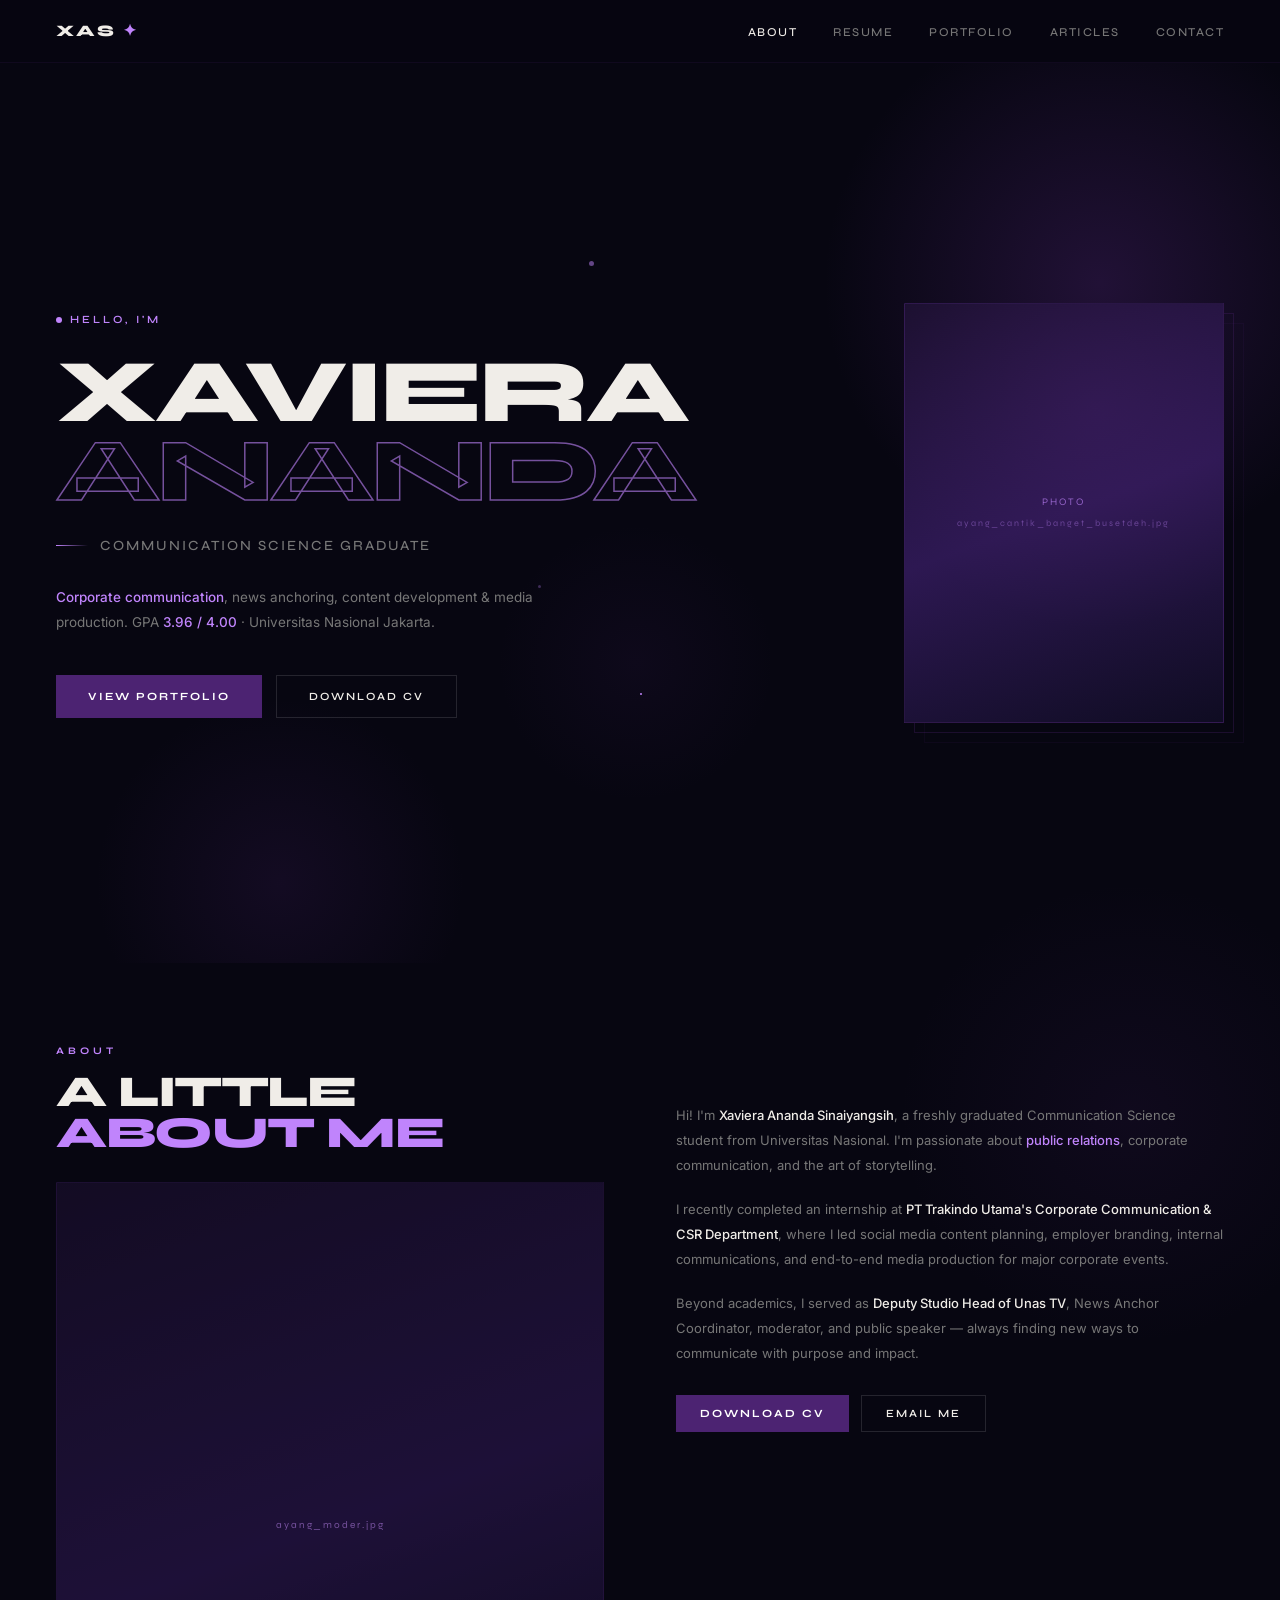
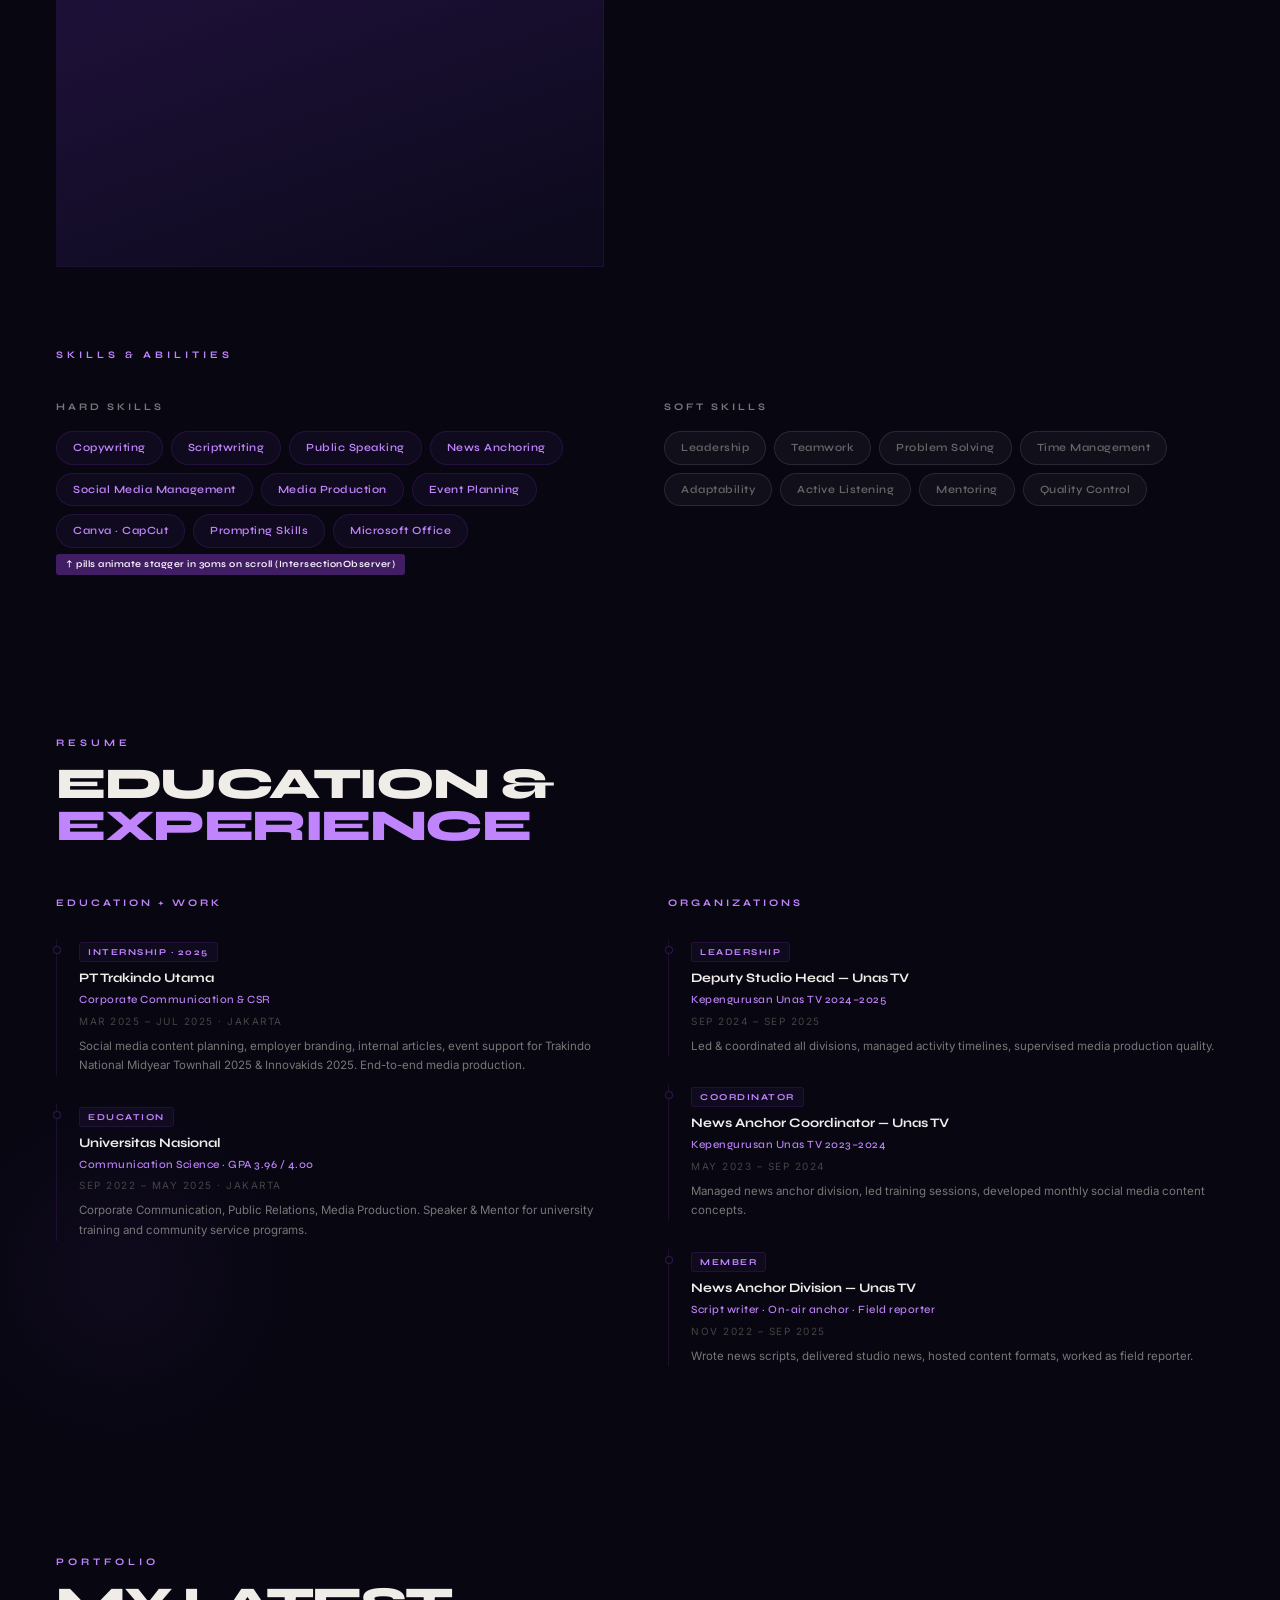
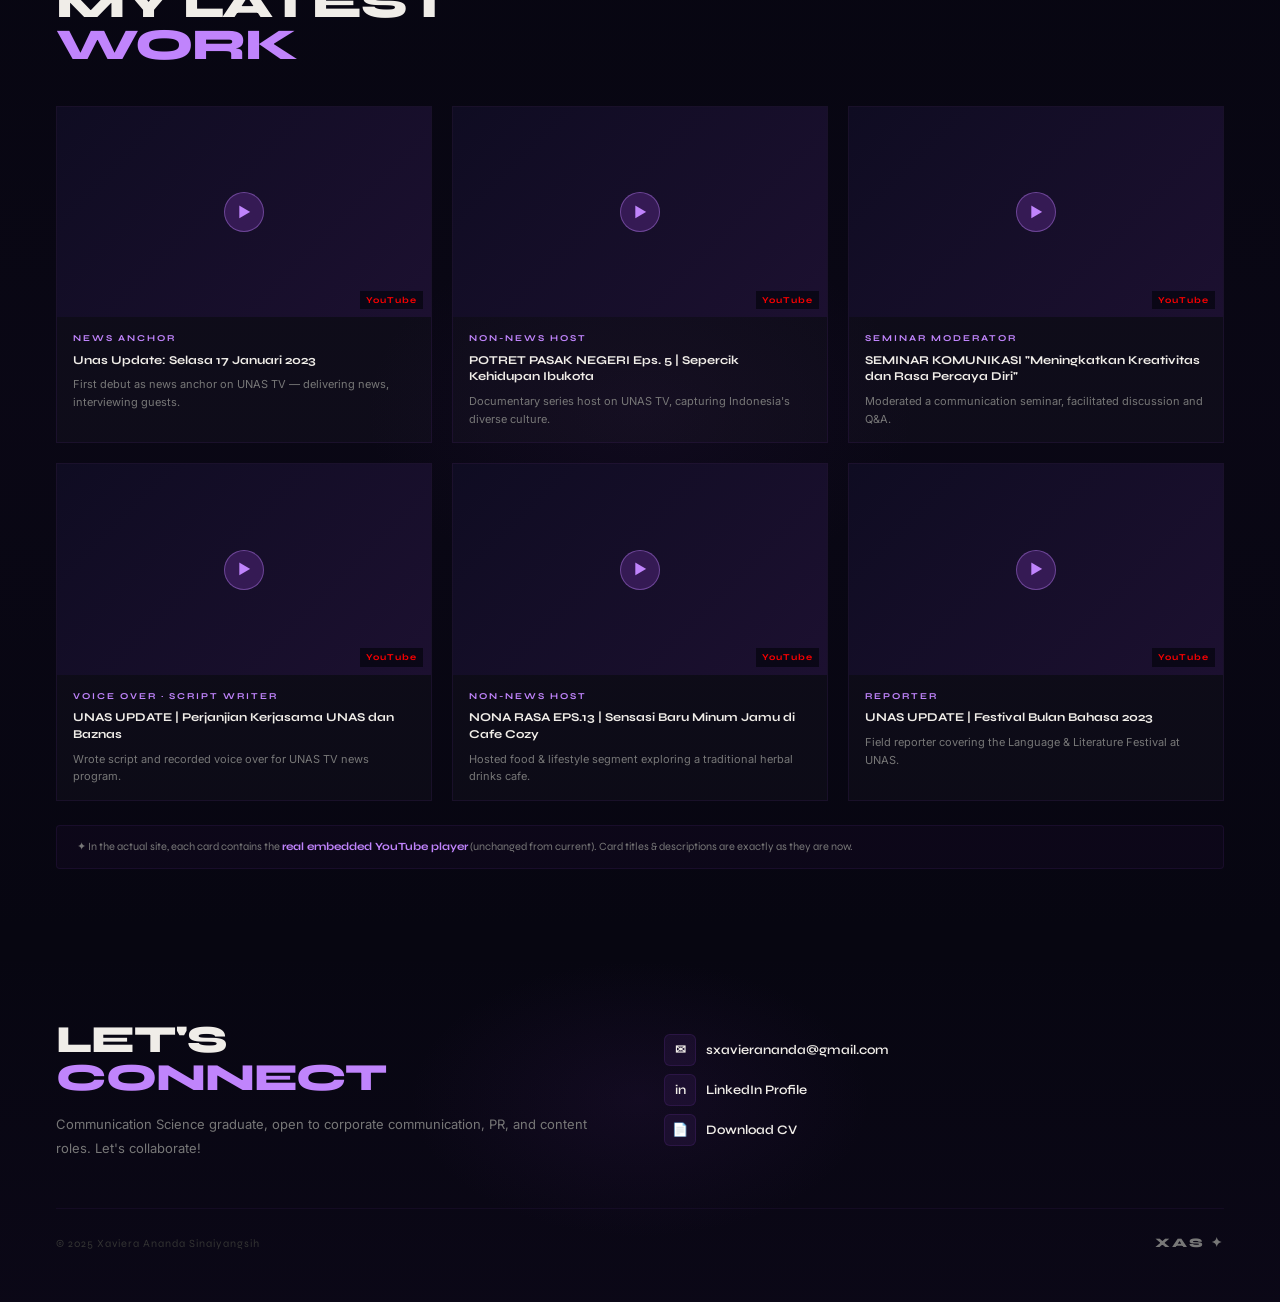
<file: .superpowers/brainstorm/794-1776606813/content/full-design-v2.html>
<!DOCTYPE html>
<html lang="en">
<head>
<meta charset="UTF-8">
<meta name="viewport" content="width=device-width, initial-scale=1.0">
<title>Design v2 — Xaviera Portfolio</title>
<style>
  @import url('https://fonts.googleapis.com/css2?family=Syne:wght@400;500;600;700;800&family=Inter:wght@300;400;500&display=swap');

  *, *::before, *::after { box-sizing: border-box; margin: 0; padding: 0; }

  :root {
    --purple: #4c2372;
    --purple-mid: #7b3fa8;
    --purple-light: #c084fc;
    --purple-glow: rgba(76,35,114,0.4);
    --bg: #070611;
    --bg2: #0a0918;
    --text: #f0ede8;
    --muted: #777;
    --border: rgba(76,35,114,0.25);
  }

  html { scroll-behavior: smooth; }

  body {
    background: var(--bg);
    color: var(--text);
    font-family: 'Inter', sans-serif;
    font-size: 14px;
    line-height: 1.6;
    overflow-x: hidden;
  }

  ::-webkit-scrollbar { width: 3px; }
  ::-webkit-scrollbar-track { background: var(--bg); }
  ::-webkit-scrollbar-thumb { background: var(--purple); border-radius: 2px; }

  /* ── NAV ── */
  nav {
    position: sticky; top: 0; z-index: 100;
    display: flex; align-items: center; justify-content: space-between;
    padding: 18px 56px;
    background: rgba(7,6,17,0.75);
    backdrop-filter: blur(20px);
    border-bottom: 1px solid rgba(76,35,114,0.15);
  }
  .logo {
    font-family: 'Syne', sans-serif;
    font-weight: 800; font-size: 16px;
    color: var(--text); letter-spacing: 2px;
  }
  .logo-dot { color: var(--purple-light); }
  .nav-links { display: flex; gap: 36px; list-style: none; }
  .nav-links a {
    font-family: 'Syne', sans-serif; font-size: 12px;
    font-weight: 500; letter-spacing: 1.5px; text-transform: uppercase;
    color: var(--muted); text-decoration: none;
    transition: color 180ms ease-out;
  }
  .nav-links a:hover, .nav-links .active a { color: var(--text); }

  /* ── HERO ── */
  .hero {
    min-height: 100vh;
    display: grid;
    grid-template-columns: 55% 45%;
    align-items: center;
    padding: 80px 56px 80px;
    position: relative;
    overflow: hidden;
  }

  /* seamless bg gradient blobs — spans into next section */
  .bg-glow {
    position: absolute;
    border-radius: 50%;
    pointer-events: none;
    z-index: 0;
  }
  .bg-glow-1 {
    width: 600px; height: 600px;
    top: -80px; right: -120px;
    background: radial-gradient(circle, rgba(76,35,114,0.38) 0%, transparent 65%);
  }
  .bg-glow-2 {
    width: 400px; height: 400px;
    bottom: -120px; left: 80px;
    background: radial-gradient(circle, rgba(76,35,114,0.18) 0%, transparent 65%);
  }
  .bg-glow-3 {
    width: 300px; height: 300px;
    top: 50%; left: 38%;
    background: radial-gradient(circle, rgba(76,35,114,0.1) 0%, transparent 65%);
  }

  .hero-content { position: relative; z-index: 2; }

  .hero-tag {
    display: inline-flex; align-items: center; gap: 8px;
    font-family: 'Syne', sans-serif; font-size: 11px;
    font-weight: 600; letter-spacing: 3px; text-transform: uppercase;
    color: var(--purple-light); margin-bottom: 24px;
  }
  .hero-tag-dot {
    width: 6px; height: 6px; border-radius: 50%;
    background: var(--purple-light);
    animation: pulse 2s ease-in-out infinite;
  }
  @keyframes pulse {
    0%,100% { opacity: 1; transform: scale(1); }
    50% { opacity: 0.4; transform: scale(0.7); }
  }

  .hero-name {
    font-family: 'Syne', sans-serif;
    font-weight: 800;
    font-size: clamp(52px, 7vw, 96px);
    line-height: 0.88;
    letter-spacing: -3px;
    color: var(--text);
    text-transform: uppercase;
    margin-bottom: 24px;
  }
  .hero-name .line2 {
    color: transparent;
    -webkit-text-stroke: 1.5px rgba(192,132,252,0.6);
    display: block;
  }

  .hero-role {
    font-family: 'Syne', sans-serif;
    font-size: 14px; font-weight: 500;
    letter-spacing: 2px; text-transform: uppercase;
    color: var(--muted); margin-bottom: 28px;
    display: flex; align-items: center; gap: 12px;
  }
  .hero-role::before {
    content: '';
    width: 32px; height: 1px;
    background: linear-gradient(90deg, var(--purple-light), transparent);
  }

  .hero-desc {
    font-size: 13.5px; color: var(--muted);
    line-height: 1.85; max-width: 480px;
    margin-bottom: 40px;
  }
  .hero-desc strong { color: var(--purple-light); font-weight: 500; }

  .hero-btns { display: flex; gap: 14px; }
  .btn-primary {
    background: var(--purple);
    color: #fff;
    font-family: 'Syne', sans-serif; font-size: 11px;
    font-weight: 700; letter-spacing: 2px; text-transform: uppercase;
    padding: 14px 32px; border: none; cursor: pointer;
    transition: background 200ms ease-out, transform 150ms ease-out;
  }
  .btn-primary:hover { background: var(--purple-mid); }
  .btn-primary:active { transform: scale(0.97); }
  .btn-ghost {
    background: transparent;
    color: var(--text);
    font-family: 'Syne', sans-serif; font-size: 11px;
    font-weight: 600; letter-spacing: 2px; text-transform: uppercase;
    padding: 14px 32px;
    border: 1px solid rgba(255,255,255,0.12);
    cursor: pointer;
    transition: border-color 200ms ease-out, color 200ms ease-out, transform 150ms ease-out;
  }
  .btn-ghost:hover { border-color: var(--purple-light); color: var(--purple-light); }
  .btn-ghost:active { transform: scale(0.97); }

  /* hero image */
  .hero-visual { position: relative; z-index: 2; display: flex; justify-content: flex-end; align-items: center; }
  .photo-frame {
    width: 320px; height: 420px;
    position: relative;
  }
  .photo-inner {
    width: 100%; height: 100%;
    background: linear-gradient(160deg, #1c1030 0%, #2d1852 50%, #0f0c22 100%);
    border: 1px solid rgba(76,35,114,0.4);
    position: relative; overflow: hidden;
    display: flex; align-items: center; justify-content: center;
    flex-direction: column; gap: 6px;
  }
  .photo-inner::before {
    content: '';
    position: absolute; inset: 0;
    background: radial-gradient(circle at 60% 25%, rgba(76,35,114,0.3) 0%, transparent 60%);
  }
  .photo-label {
    font-family: 'Syne', sans-serif; font-size: 10px;
    color: var(--purple-light); letter-spacing: 2px;
    opacity: 0.7; position: relative; z-index: 1;
  }
  .photo-offset {
    position: absolute;
    bottom: -10px; right: -10px;
    width: 100%; height: 100%;
    border: 1px solid rgba(76,35,114,0.3);
    z-index: -1;
  }
  .photo-offset-2 {
    position: absolute;
    bottom: -20px; right: -20px;
    width: 100%; height: 100%;
    border: 1px solid rgba(76,35,114,0.1);
    z-index: -2;
  }

  /* particles */
  .particle {
    position: absolute; border-radius: 50%;
    background: var(--purple-light);
    animation: floatP 3s ease-in-out infinite;
  }
  @keyframes floatP {
    0%,100% { transform: translateY(0px) scale(1); opacity: 0.6; }
    50% { transform: translateY(-10px) scale(1.2); opacity: 1; }
  }

  /* ── SEAMLESS SECTION TRANSITION ── */
  /* No borders. Sections flow via background variation + glow blobs */

  /* ── ABOUT ── */
  .about {
    padding: 80px 56px 80px;
    position: relative;
    display: grid;
    grid-template-columns: 1fr 1fr;
    gap: 72px;
    align-items: start;
  }
  .about-glow {
    position: absolute;
    width: 500px; height: 500px;
    top: -100px; right: -100px;
    background: radial-gradient(circle, rgba(76,35,114,0.12) 0%, transparent 65%);
    pointer-events: none;
  }
  .sec-tag {
    font-family: 'Syne', sans-serif; font-size: 10px;
    font-weight: 700; letter-spacing: 4px; text-transform: uppercase;
    color: var(--purple-light); margin-bottom: 12px;
  }
  .sec-title {
    font-family: 'Syne', sans-serif; font-size: clamp(28px, 3.5vw, 44px);
    font-weight: 800; text-transform: uppercase;
    letter-spacing: -1.5px; line-height: 0.95;
    color: var(--text); margin-bottom: 28px;
  }
  .sec-title span { color: var(--purple-light); }

  .about-img {
    width: 100%; aspect-ratio: 4/5;
    background: linear-gradient(160deg, #1c1030, #2d1852, #0f0c22);
    border: 1px solid rgba(76,35,114,0.3);
    display: flex; align-items: center; justify-content: center;
    margin-top: 16px;
    font-family: 'Syne', sans-serif; font-size: 10px;
    color: var(--purple-light); letter-spacing: 2px; opacity: 0.6;
  }
  .about-text p {
    font-size: 13px; color: var(--muted); line-height: 1.95;
    margin-bottom: 18px;
  }
  .about-text p strong { color: var(--text); font-weight: 500; }
  .about-text p em { color: var(--purple-light); font-style: normal; font-weight: 500; }

  /* ── SKILLS ── */
  .skills {
    padding: 0 56px 80px;
    position: relative;
  }
  .skills-grid {
    display: grid;
    grid-template-columns: 1fr 1fr;
    gap: 48px; margin-top: 36px;
  }
  .skill-group-label {
    font-family: 'Syne', sans-serif; font-size: 10px;
    font-weight: 700; letter-spacing: 3px; text-transform: uppercase;
    color: var(--muted); margin-bottom: 16px;
  }
  .pills { display: flex; flex-wrap: wrap; gap: 8px; }
  .pill {
    font-family: 'Syne', sans-serif; font-size: 11px; font-weight: 600;
    letter-spacing: 0.5px;
    padding: 7px 16px; border-radius: 100px;
    background: rgba(76,35,114,0.15);
    border: 1px solid rgba(76,35,114,0.35);
    color: var(--purple-light);
    transition: background 180ms ease-out, border-color 180ms ease-out, transform 150ms ease-out;
    cursor: default;
  }
  .pill:hover { background: rgba(76,35,114,0.32); border-color: var(--purple-light); transform: translateY(-2px); }
  .pill-soft {
    background: rgba(255,255,255,0.04);
    border-color: rgba(255,255,255,0.1);
    color: #666;
  }
  .pill-soft:hover { background: rgba(255,255,255,0.08); border-color: rgba(255,255,255,0.2); color: var(--muted); }

  /* ── PORTFOLIO ── */
  .portfolio {
    padding: 80px 56px;
    position: relative;
    background: linear-gradient(180deg, transparent 0%, rgba(76,35,114,0.04) 50%, transparent 100%);
  }
  .port-glow {
    position: absolute;
    width: 600px; height: 400px;
    left: 50%; top: 50%; transform: translate(-50%,-50%);
    background: radial-gradient(ellipse, rgba(76,35,114,0.1) 0%, transparent 65%);
    pointer-events: none;
  }
  .portfolio-grid {
    display: grid;
    grid-template-columns: repeat(3, 1fr);
    gap: 20px;
    margin-top: 40px;
    position: relative; z-index: 1;
  }
  .port-card {
    background: rgba(255,255,255,0.02);
    border: 1px solid rgba(76,35,114,0.2);
    transition: border-color 200ms ease-out, transform 200ms ease-out, box-shadow 200ms ease-out;
    cursor: pointer;
    position: relative;
    overflow: hidden;
  }
  .port-card::before {
    content: '';
    position: absolute; inset: 0;
    background: radial-gradient(circle at var(--mx,50%) var(--my,50%), rgba(76,35,114,0.15) 0%, transparent 60%);
    opacity: 0;
    transition: opacity 200ms ease-out;
  }
  .port-card:hover { border-color: rgba(76,35,114,0.6); transform: translateY(-4px); box-shadow: 0 16px 40px rgba(76,35,114,0.2); }
  .port-card:hover::before { opacity: 1; }
  .port-video {
    width: 100%; aspect-ratio: 16/9;
    background: linear-gradient(135deg, #0f0c22, #1c1030);
    display: flex; align-items: center; justify-content: center;
    position: relative; overflow: hidden;
  }
  .port-play {
    width: 40px; height: 40px; border-radius: 50%;
    background: rgba(76,35,114,0.6);
    border: 1px solid rgba(192,132,252,0.4);
    display: flex; align-items: center; justify-content: center;
    font-size: 14px; color: var(--purple-light);
  }
  .port-yt-label {
    position: absolute; bottom: 8px; right: 8px;
    background: rgba(7,6,17,0.8);
    color: #f00; font-size: 9px; font-family: 'Syne', sans-serif;
    font-weight: 700; letter-spacing: 1px;
    padding: 2px 6px;
  }
  .port-info { padding: 14px 16px; }
  .port-cat {
    font-family: 'Syne', sans-serif; font-size: 9px;
    font-weight: 700; letter-spacing: 2px; text-transform: uppercase;
    color: var(--purple-light); margin-bottom: 6px;
  }
  .port-title {
    font-family: 'Syne', sans-serif; font-size: 12px; font-weight: 700;
    color: var(--text); line-height: 1.4; margin-bottom: 8px;
  }
  .port-desc {
    font-size: 11px; color: var(--muted); line-height: 1.6;
  }

  /* note */
  .embed-note {
    margin-top: 24px;
    padding: 12px 20px;
    background: rgba(76,35,114,0.08);
    border: 1px solid rgba(76,35,114,0.2);
    border-radius: 4px;
    font-family: 'Syne', sans-serif; font-size: 11px;
    color: var(--muted);
    position: relative; z-index: 1;
  }
  .embed-note strong { color: var(--purple-light); }

  /* ── RESUME ── */
  .resume {
    padding: 80px 56px;
    position: relative;
  }
  .resume-glow {
    position: absolute;
    width: 400px; height: 400px;
    bottom: 0; left: -80px;
    background: radial-gradient(circle, rgba(76,35,114,0.12) 0%, transparent 65%);
    pointer-events: none;
  }
  .resume-grid {
    display: grid;
    grid-template-columns: 1fr 1fr;
    gap: 56px; margin-top: 48px;
  }
  .timeline-label {
    font-family: 'Syne', sans-serif; font-size: 10px;
    font-weight: 700; letter-spacing: 3px; text-transform: uppercase;
    color: var(--purple-light); margin-bottom: 28px;
  }
  .tl-item {
    padding-left: 22px;
    border-left: 1px solid rgba(76,35,114,0.3);
    margin-bottom: 28px; position: relative;
    transition: border-color 200ms ease-out;
  }
  .tl-item:hover { border-color: rgba(192,132,252,0.5); }
  .tl-dot {
    position: absolute; left: -4.5px; top: 7px;
    width: 8px; height: 8px; border-radius: 50%;
    background: var(--bg); border: 1.5px solid rgba(76,35,114,0.6);
    transition: border-color 200ms ease-out, background 200ms ease-out;
  }
  .tl-item:hover .tl-dot { border-color: var(--purple-light); background: rgba(76,35,114,0.3); }
  .tl-badge {
    display: inline-block;
    font-family: 'Syne', sans-serif; font-size: 9px;
    font-weight: 700; letter-spacing: 1.5px; text-transform: uppercase;
    color: var(--purple-light);
    background: rgba(76,35,114,0.15);
    border: 1px solid rgba(76,35,114,0.3);
    padding: 2px 8px; border-radius: 3px; margin-bottom: 6px;
  }
  .tl-org {
    font-family: 'Syne', sans-serif; font-size: 13px; font-weight: 700;
    color: var(--text); margin-bottom: 2px;
  }
  .tl-role {
    font-family: 'Syne', sans-serif; font-size: 11px; font-weight: 500;
    color: var(--purple-light); margin-bottom: 4px;
    letter-spacing: 0.5px;
  }
  .tl-period {
    font-size: 10px; letter-spacing: 1.5px; text-transform: uppercase;
    color: #444; margin-bottom: 8px;
  }
  .tl-desc {
    font-size: 11.5px; color: var(--muted); line-height: 1.7;
  }

  /* ── FOOTER ── */
  footer {
    padding: 72px 56px 48px;
    position: relative;
    background: linear-gradient(180deg, transparent 0%, rgba(76,35,114,0.06) 100%);
  }
  .footer-glow {
    position: absolute;
    width: 500px; height: 300px;
    top: 0; left: 50%; transform: translateX(-50%);
    background: radial-gradient(ellipse, rgba(76,35,114,0.15) 0%, transparent 65%);
    pointer-events: none;
  }
  .footer-inner {
    display: grid;
    grid-template-columns: 1fr 1fr;
    gap: 48px; margin-bottom: 48px;
    position: relative; z-index: 1;
  }
  .footer-cta {
    font-family: 'Syne', sans-serif; font-size: clamp(24px,3vw,40px);
    font-weight: 800; text-transform: uppercase;
    letter-spacing: -1px; line-height: 1;
    color: var(--text); margin-bottom: 16px;
  }
  .footer-cta span { color: var(--purple-light); }
  .footer-desc { font-size: 13px; color: var(--muted); line-height: 1.8; }
  .footer-links { display: flex; flex-direction: column; gap: 8px; justify-content: center; }
  .footer-link {
    font-family: 'Syne', sans-serif; font-size: 13px; font-weight: 600;
    color: var(--text); text-decoration: none;
    display: flex; align-items: center; gap: 10px;
    transition: color 180ms ease-out;
  }
  .footer-link:hover { color: var(--purple-light); }
  .footer-link-icon {
    width: 32px; height: 32px; border-radius: 6px;
    background: rgba(76,35,114,0.2); border: 1px solid rgba(76,35,114,0.35);
    display: flex; align-items: center; justify-content: center;
    font-size: 13px;
  }
  .footer-bottom {
    display: flex; justify-content: space-between; align-items: center;
    padding-top: 24px; border-top: 1px solid rgba(76,35,114,0.15);
    position: relative; z-index: 1;
  }
  .footer-bottom p { font-family: 'Syne', sans-serif; font-size: 11px; color: #333; letter-spacing: 1px; }
  .footer-bottom .logo { font-size: 13px; color: var(--muted); }

  /* annotation */
  .ann {
    display: inline-block;
    background: rgba(76,35,114,0.85);
    color: #fff; font-size: 9.5px;
    padding: 3px 10px; border-radius: 3px;
    font-family: 'Syne', sans-serif; letter-spacing: 0.5px; font-weight: 600;
    margin-top: 6px;
  }
</style>
</head>
<body>

<!-- NAV -->
<nav>
  <div class="logo">XAS<span class="logo-dot"> ✦</span></div>
  <ul class="nav-links">
    <li class="active"><a href="#">About</a></li>
    <li><a href="#">Resume</a></li>
    <li><a href="#">Portfolio</a></li>
    <li><a href="#">Articles</a></li>
    <li><a href="#">Contact</a></li>
  </ul>
</nav>

<!-- HERO -->
<section class="hero">
  <div class="bg-glow bg-glow-1"></div>
  <div class="bg-glow bg-glow-2"></div>
  <div class="bg-glow bg-glow-3"></div>
  <div class="particle" style="width:5px;height:5px;top:22%;left:46%;animation-delay:0s;opacity:0.5;position:absolute;z-index:1;"></div>
  <div class="particle" style="width:3px;height:3px;top:58%;left:42%;animation-delay:1.2s;opacity:0.3;position:absolute;z-index:1;"></div>
  <div class="particle" style="width:4px;height:4px;top:38%;left:52%;animation-delay:0.6s;opacity:0.4;position:absolute;z-index:1;"></div>
  <div class="particle" style="width:2px;height:2px;top:70%;left:50%;animation-delay:1.8s;position:absolute;z-index:1;"></div>

  <div class="hero-content">
    <div class="hero-tag">
      <div class="hero-tag-dot"></div>
      Hello, I'm
    </div>
    <h1 class="hero-name">
      XAVIERA<br>
      <span class="line2">ANANDA</span>
    </h1>
    <div class="hero-role">Communication Science Graduate</div>
    <p class="hero-desc">
      <strong>Corporate communication</strong>, news anchoring, content development & media production.
      GPA <strong>3.96 / 4.00</strong> · Universitas Nasional Jakarta.
    </p>
    <div class="hero-btns">
      <button class="btn-primary">View Portfolio</button>
      <button class="btn-ghost">Download CV</button>
    </div>
  </div>

  <div class="hero-visual">
    <div class="photo-frame">
      <div class="photo-inner">
        <div class="photo-label">PHOTO</div>
        <div class="photo-label" style="font-size:9px;opacity:0.4;">ayang_cantik_banget_busetdeh.jpg</div>
      </div>
      <div class="photo-offset"></div>
      <div class="photo-offset-2"></div>
    </div>
  </div>
</section>

<!-- ABOUT — no border, flows directly -->
<section class="about">
  <div class="about-glow"></div>
  <div>
    <div class="sec-tag">About</div>
    <h2 class="sec-title">A LITTLE<br><span>ABOUT ME</span></h2>
    <div class="about-img">ayang_moder.jpg</div>
  </div>
  <div class="about-text" style="position:relative;z-index:1;padding-top:60px;">
    <p>Hi! I'm <strong>Xaviera Ananda Sinaiyangsih</strong>, a freshly graduated Communication Science student from Universitas Nasional. I'm passionate about <em>public relations</em>, corporate communication, and the art of storytelling.</p>
    <p>I recently completed an internship at <strong>PT Trakindo Utama's Corporate Communication & CSR Department</strong>, where I led social media content planning, employer branding, internal communications, and end-to-end media production for major corporate events.</p>
    <p>Beyond academics, I served as <strong>Deputy Studio Head of Unas TV</strong>, News Anchor Coordinator, moderator, and public speaker — always finding new ways to communicate with purpose and impact.</p>
    <div style="display:flex;gap:12px;margin-top:28px;">
      <button class="btn-primary" style="font-size:11px;padding:11px 24px;">Download CV</button>
      <button class="btn-ghost" style="font-size:11px;padding:11px 24px;">Email Me</button>
    </div>
  </div>
</section>

<!-- SKILLS — no border, seamless -->
<section class="skills">
  <div class="sec-tag">Skills & Abilities</div>
  <div class="skills-grid">
    <div>
      <div class="skill-group-label">Hard Skills</div>
      <div class="pills">
        <span class="pill">Copywriting</span>
        <span class="pill">Scriptwriting</span>
        <span class="pill">Public Speaking</span>
        <span class="pill">News Anchoring</span>
        <span class="pill">Social Media Management</span>
        <span class="pill">Media Production</span>
        <span class="pill">Event Planning</span>
        <span class="pill">Canva · CapCut</span>
        <span class="pill">Prompting Skills</span>
        <span class="pill">Microsoft Office</span>
      </div>
    </div>
    <div>
      <div class="skill-group-label">Soft Skills</div>
      <div class="pills">
        <span class="pill pill-soft">Leadership</span>
        <span class="pill pill-soft">Teamwork</span>
        <span class="pill pill-soft">Problem Solving</span>
        <span class="pill pill-soft">Time Management</span>
        <span class="pill pill-soft">Adaptability</span>
        <span class="pill pill-soft">Active Listening</span>
        <span class="pill pill-soft">Mentoring</span>
        <span class="pill pill-soft">Quality Control</span>
      </div>
    </div>
  </div>
  <div class="ann">↑ pills animate stagger in 30ms on scroll (IntersectionObserver)</div>
</section>

<!-- RESUME — seamless -->
<section class="resume">
  <div class="resume-glow"></div>
  <div class="sec-tag">Resume</div>
  <h2 class="sec-title">EDUCATION &<br><span>EXPERIENCE</span></h2>
  <div class="resume-grid">
    <div>
      <div class="timeline-label">Education + Work</div>
      <div class="tl-item">
        <div class="tl-dot"></div>
        <div class="tl-badge">Internship · 2025</div>
        <div class="tl-org">PT Trakindo Utama</div>
        <div class="tl-role">Corporate Communication & CSR</div>
        <div class="tl-period">Mar 2025 – Jul 2025 · Jakarta</div>
        <div class="tl-desc">Social media content planning, employer branding, internal articles, event support for Trakindo National Midyear Townhall 2025 & Innovakids 2025. End-to-end media production.</div>
      </div>
      <div class="tl-item">
        <div class="tl-dot"></div>
        <div class="tl-badge">Education</div>
        <div class="tl-org">Universitas Nasional</div>
        <div class="tl-role">Communication Science · GPA 3.96 / 4.00</div>
        <div class="tl-period">Sep 2022 – May 2025 · Jakarta</div>
        <div class="tl-desc">Corporate Communication, Public Relations, Media Production. Speaker & Mentor for university training and community service programs.</div>
      </div>
    </div>
    <div>
      <div class="timeline-label">Organizations</div>
      <div class="tl-item">
        <div class="tl-dot"></div>
        <div class="tl-badge">Leadership</div>
        <div class="tl-org">Deputy Studio Head — Unas TV</div>
        <div class="tl-role">Kepengurusan Unas TV 2024–2025</div>
        <div class="tl-period">Sep 2024 – Sep 2025</div>
        <div class="tl-desc">Led & coordinated all divisions, managed activity timelines, supervised media production quality.</div>
      </div>
      <div class="tl-item">
        <div class="tl-dot"></div>
        <div class="tl-badge">Coordinator</div>
        <div class="tl-org">News Anchor Coordinator — Unas TV</div>
        <div class="tl-role">Kepengurusan Unas TV 2023–2024</div>
        <div class="tl-period">May 2023 – Sep 2024</div>
        <div class="tl-desc">Managed news anchor division, led training sessions, developed monthly social media content concepts.</div>
      </div>
      <div class="tl-item">
        <div class="tl-dot"></div>
        <div class="tl-badge">Member</div>
        <div class="tl-org">News Anchor Division — Unas TV</div>
        <div class="tl-role">Script writer · On-air anchor · Field reporter</div>
        <div class="tl-period">Nov 2022 – Sep 2025</div>
        <div class="tl-desc">Wrote news scripts, delivered studio news, hosted content formats, worked as field reporter.</div>
      </div>
    </div>
  </div>
</section>

<!-- PORTFOLIO — seamless, shown in dark card style -->
<section class="portfolio">
  <div class="port-glow"></div>
  <div class="sec-tag">Portfolio</div>
  <h2 class="sec-title">MY LATEST<br><span>WORK</span></h2>

  <div class="portfolio-grid">

    <div class="port-card">
      <div class="port-video">
        <div class="port-play">▶</div>
        <div class="port-yt-label">YouTube</div>
      </div>
      <div class="port-info">
        <div class="port-cat">News Anchor</div>
        <div class="port-title">Unas Update: Selasa 17 Januari 2023</div>
        <div class="port-desc">First debut as news anchor on UNAS TV — delivering news, interviewing guests.</div>
      </div>
    </div>

    <div class="port-card">
      <div class="port-video">
        <div class="port-play">▶</div>
        <div class="port-yt-label">YouTube</div>
      </div>
      <div class="port-info">
        <div class="port-cat">Non-News Host</div>
        <div class="port-title">POTRET PASAK NEGERI Eps. 5 | Sepercik Kehidupan Ibukota</div>
        <div class="port-desc">Documentary series host on UNAS TV, capturing Indonesia's diverse culture.</div>
      </div>
    </div>

    <div class="port-card">
      <div class="port-video">
        <div class="port-play">▶</div>
        <div class="port-yt-label">YouTube</div>
      </div>
      <div class="port-info">
        <div class="port-cat">Seminar Moderator</div>
        <div class="port-title">SEMINAR KOMUNIKASI "Meningkatkan Kreativitas dan Rasa Percaya Diri"</div>
        <div class="port-desc">Moderated a communication seminar, facilitated discussion and Q&A.</div>
      </div>
    </div>

    <div class="port-card">
      <div class="port-video">
        <div class="port-play">▶</div>
        <div class="port-yt-label">YouTube</div>
      </div>
      <div class="port-info">
        <div class="port-cat">Voice Over · Script Writer</div>
        <div class="port-title">UNAS UPDATE | Perjanjian Kerjasama UNAS dan Baznas</div>
        <div class="port-desc">Wrote script and recorded voice over for UNAS TV news program.</div>
      </div>
    </div>

    <div class="port-card">
      <div class="port-video">
        <div class="port-play">▶</div>
        <div class="port-yt-label">YouTube</div>
      </div>
      <div class="port-info">
        <div class="port-cat">Non-News Host</div>
        <div class="port-title">NONA RASA EPS.13 | Sensasi Baru Minum Jamu di Cafe Cozy</div>
        <div class="port-desc">Hosted food & lifestyle segment exploring a traditional herbal drinks cafe.</div>
      </div>
    </div>

    <div class="port-card">
      <div class="port-video">
        <div class="port-play">▶</div>
        <div class="port-yt-label">YouTube</div>
      </div>
      <div class="port-info">
        <div class="port-cat">Reporter</div>
        <div class="port-title">UNAS UPDATE | Festival Bulan Bahasa 2023</div>
        <div class="port-desc">Field reporter covering the Language & Literature Festival at UNAS.</div>
      </div>
    </div>

  </div>

  <div class="embed-note">
    ✦ In the actual site, each card contains the <strong>real embedded YouTube player</strong> (unchanged from current). Card titles & descriptions are exactly as they are now.
  </div>
</section>

<!-- FOOTER -->
<footer>
  <div class="footer-glow"></div>
  <div class="footer-inner">
    <div>
      <h2 class="footer-cta">LET'S<br><span>CONNECT</span></h2>
      <p class="footer-desc">Communication Science graduate, open to corporate communication, PR, and content roles. Let's collaborate!</p>
    </div>
    <div class="footer-links">
      <a href="#" class="footer-link">
        <div class="footer-link-icon">✉</div>
        sxavierananda@gmail.com
      </a>
      <a href="#" class="footer-link">
        <div class="footer-link-icon">in</div>
        LinkedIn Profile
      </a>
      <a href="#" class="footer-link">
        <div class="footer-link-icon">📄</div>
        Download CV
      </a>
    </div>
  </div>
  <div class="footer-bottom">
    <p>© 2025 Xaviera Ananda Sinaiyangsih</p>
    <div class="logo">XAS ✦</div>
  </div>
</footer>

</body>
</html>
</file>
